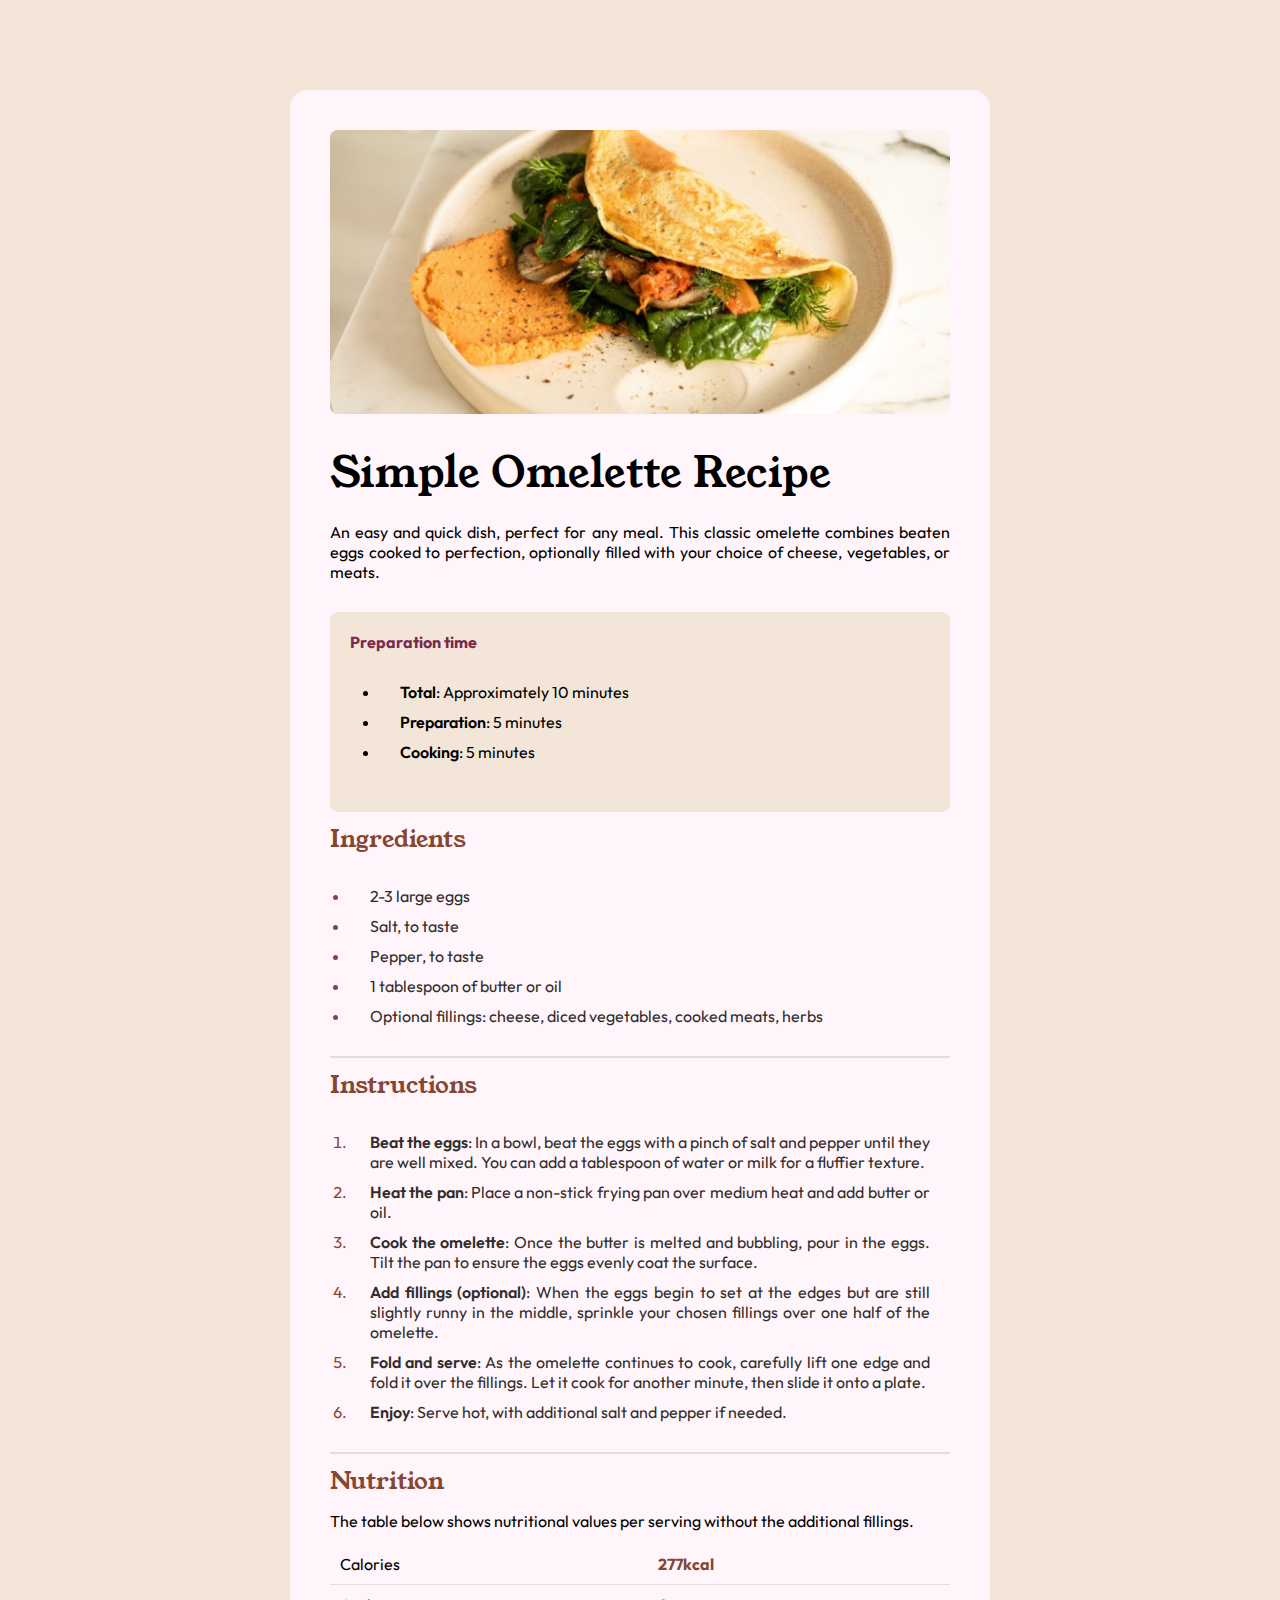
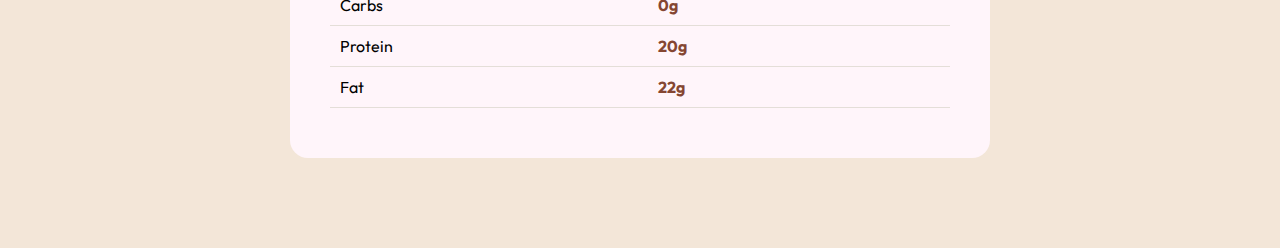
<file: index.html>
<!DOCTYPE html>
<html lang="en">
<head>
  <meta charset="UTF-8">
  <meta name="viewport" content="width=device-width, initial-scale=1.0"> <!-- displays site properly based on user's device -->

  <link rel="icon" type="image/png" sizes="32x32" href="./assets/images/favicon-32x32.png">
  <link rel="stylesheet" href="./styles.css">

  <title>Frontend Mentor | Recipe page</title>

  <!-- Feel free to remove these styles or customise in your own stylesheet 👍 -->
  <style>
    .attribution { font-size: 11px; text-align: center; }
    .attribution a { color: hsl(228, 45%, 44%); }
  </style>
</head>
<body>
  <main>
    <div class="photo-container">
      <img src="./assets/images/image-omelette.jpeg" alt="food photo">
    </div>
    <div class="content">
      <h1>Simple Omelette Recipe</h1>

      <div class="description">
        <p>An easy and quick dish, perfect for any meal. This classic omelette combines beaten eggs cooked 
        to perfection, optionally filled with your choice of cheese, vegetables, or meats.</p>
      </div>
      <div class="prep-time">
      
        <h3>Preparation time</h3>
        <ul>
          <li><b>Total</b>: Approximately 10 minutes</li>
          <li><b>Preparation</b>: 5 minutes</li>
          <li><b>Cooking</b>: 5 minutes</li>
        </ul>  
      
      </div>
      <div class="Ingredients">
        <h2>Ingredients</h2>
        <ul>
          <li><span>2-3 large eggs</span></li>
          <li><span>Salt, to taste</span></li>
          <li><span>Pepper, to taste</span></li>
          <li><span>1 tablespoon of butter or oil</span></li>
          <li><span>Optional fillings: cheese, diced vegetables, cooked meats, herbs</span></li>        
        </ul>
      </div>
      
      <div class="Instructions">
        <h2> Instructions </h2>
        <ol>
          <li>
            <span><b>Beat the eggs</b>: In a bowl, beat the eggs with a pinch of salt and pepper until they are well mixed. 
              You can add a tablespoon of water or milk for a fluffier texture.</span>
          </li>
          <li>
            <span><b>Heat the pan</b>: Place a non-stick frying pan over medium heat and add butter or oil.</span>
          </li>
          <li>
            <span><b>Cook the omelette</b>: Once the butter is melted and bubbling, pour in the eggs. Tilt the pan to ensure 
            the eggs evenly coat the surface.</span>
          </li>
          <li>
            <span><b>Add fillings (optional)</b>: When the eggs begin to set at the edges but are still slightly runny in the 
              middle, sprinkle your chosen fillings over one half of the omelette.</span>
          </li>
          <li>
            <span><b>Fold and serve</b>: As the omelette continues to cook, carefully lift one edge and fold it over the 
            fillings. Let it cook for another minute, then slide it onto a plate.</span>
          </li>
          <li>
            <span><b>Enjoy</b>: Serve hot, with additional salt and pepper if needed.</span>
          </li>
        </ol>
        
      </div>
      <div class="Nutrition">
        <h2>Nutrition</h2>

        <p>The table below shows nutritional values per serving without the additional fillings.</p>
        <table>
          <tr>
            <th>
              Calories
            </th>
            <td>
              277kcal
            </td>
          </tr>

          <tr>
            <th>
              Carbs

            </th>
            <td>
              0g
            </td>
          </tr>

          <tr>
            <th>
              Protein
            </th>
            <td>
              20g
            </td>
          </tr>

          <tr>
            <th>
              Fat
            </th>
            <td>
              22g
            </td>
          </tr>
          
        </table>
      </div>
    </div>
  </main>
  <!-- <div class="attribution">
    Challenge by <a href="https://www.frontendmentor.io?ref=challenge" target="_blank">Frontend Mentor</a>. 
    Coded by <a href="#">Your Name Here</a>.
  </div> -->
</body>
</html>
</file>
<file: styles.css>
@font-face {
  font-family: "Young serif";
  src: url(./assets/fonts/young-serif/YoungSerif-Regular.ttf);
}
@font-face {
  font-family: "outfit";
  src: url(./assets/fonts/outfit/Outfit-VariableFont_wght.ttf);
}
* {
  margin: 0;
  padding: 0;
  font-size: 16px;
  box-sizing: border-box;
}

body {
  background-color: hsl(30, 54%, 90%);
  display: flex;
  justify-content: center;
  align-items: center;
}

main {
  background-color: hsl(330, 100%, 98%);
  border-radius: 18px;
  margin: 90px 0 90px 0;
  display: flex;
  flex-direction: column;
  padding: 40px;
  width: 700px;
  font-family: "outfit";
  text-align: justify;
}
main h1 {
  font-size: 2.6rem;
  font-family: "young serif";
  font-weight: 400;
  margin-bottom: 20px;
}
main h2 {
  font-family: "young serif";
  font-weight: 400;
  font-size: 1.5rem;
  color: hsl(14, 45%, 36%);
  margin-top: 10px;
}
main h3 {
  color: hsl(332, 51%, 32%);
}
main li {
  margin: 10px 0 10px 0;
  padding-left: 20px;
}
main li span {
  color: hsl(24, 5%, 18%);
  font-weight: 400;
}
main li b {
  font-weight: 600;
}
main ul, main ol {
  list-style-position: outside;
  padding: 20px;
}
main .description {
  font-weight: 400;
}

.photo-container {
  margin-bottom: 25px;
}
.photo-container img {
  border-radius: 0.5em;
  width: 100%;
  height: auto;
}

.prep-time {
  margin: 30px 0 10px 0;
  background-color: hsl(30, 54%, 90%);
  border-radius: 0.5em;
  padding: 20px;
}
.prep-time li {
  margin: 10px;
}

.Ingredients, .Instructions {
  border-bottom: 2px solid hsl(30, 18%, 87%);
  color: hsl(14, 45%, 36%);
  margin: 10px 0 10px 0;
}

.Nutrition {
  margin: 10px 0 10px 0;
}
.Nutrition p {
  margin: 13px 0 13px 0;
}
.Nutrition th, .Nutrition td {
  padding: 10px;
  border-bottom: 1px solid hsl(30, 18%, 87%);
}
.Nutrition table {
  width: 100%;
  border-collapse: collapse;
}
.Nutrition th {
  font-weight: 400;
}
.Nutrition td {
  font-weight: 700;
  color: hsl(14, 45%, 36%);
}

@media (max-width: 375px) {
  main {
    border-radius: 0;
    margin: 0;
    padding: 0;
    height: 100%;
    width: 100%;
  }
  main h1 {
    font-size: 2rem;
  }
  .content {
    padding: 25px;
  }
  .photo-container {
    width: 100vw;
  }
  .photo-container img {
    border-radius: 0;
  }
}

/*# sourceMappingURL=styles.css.map */
</file>
